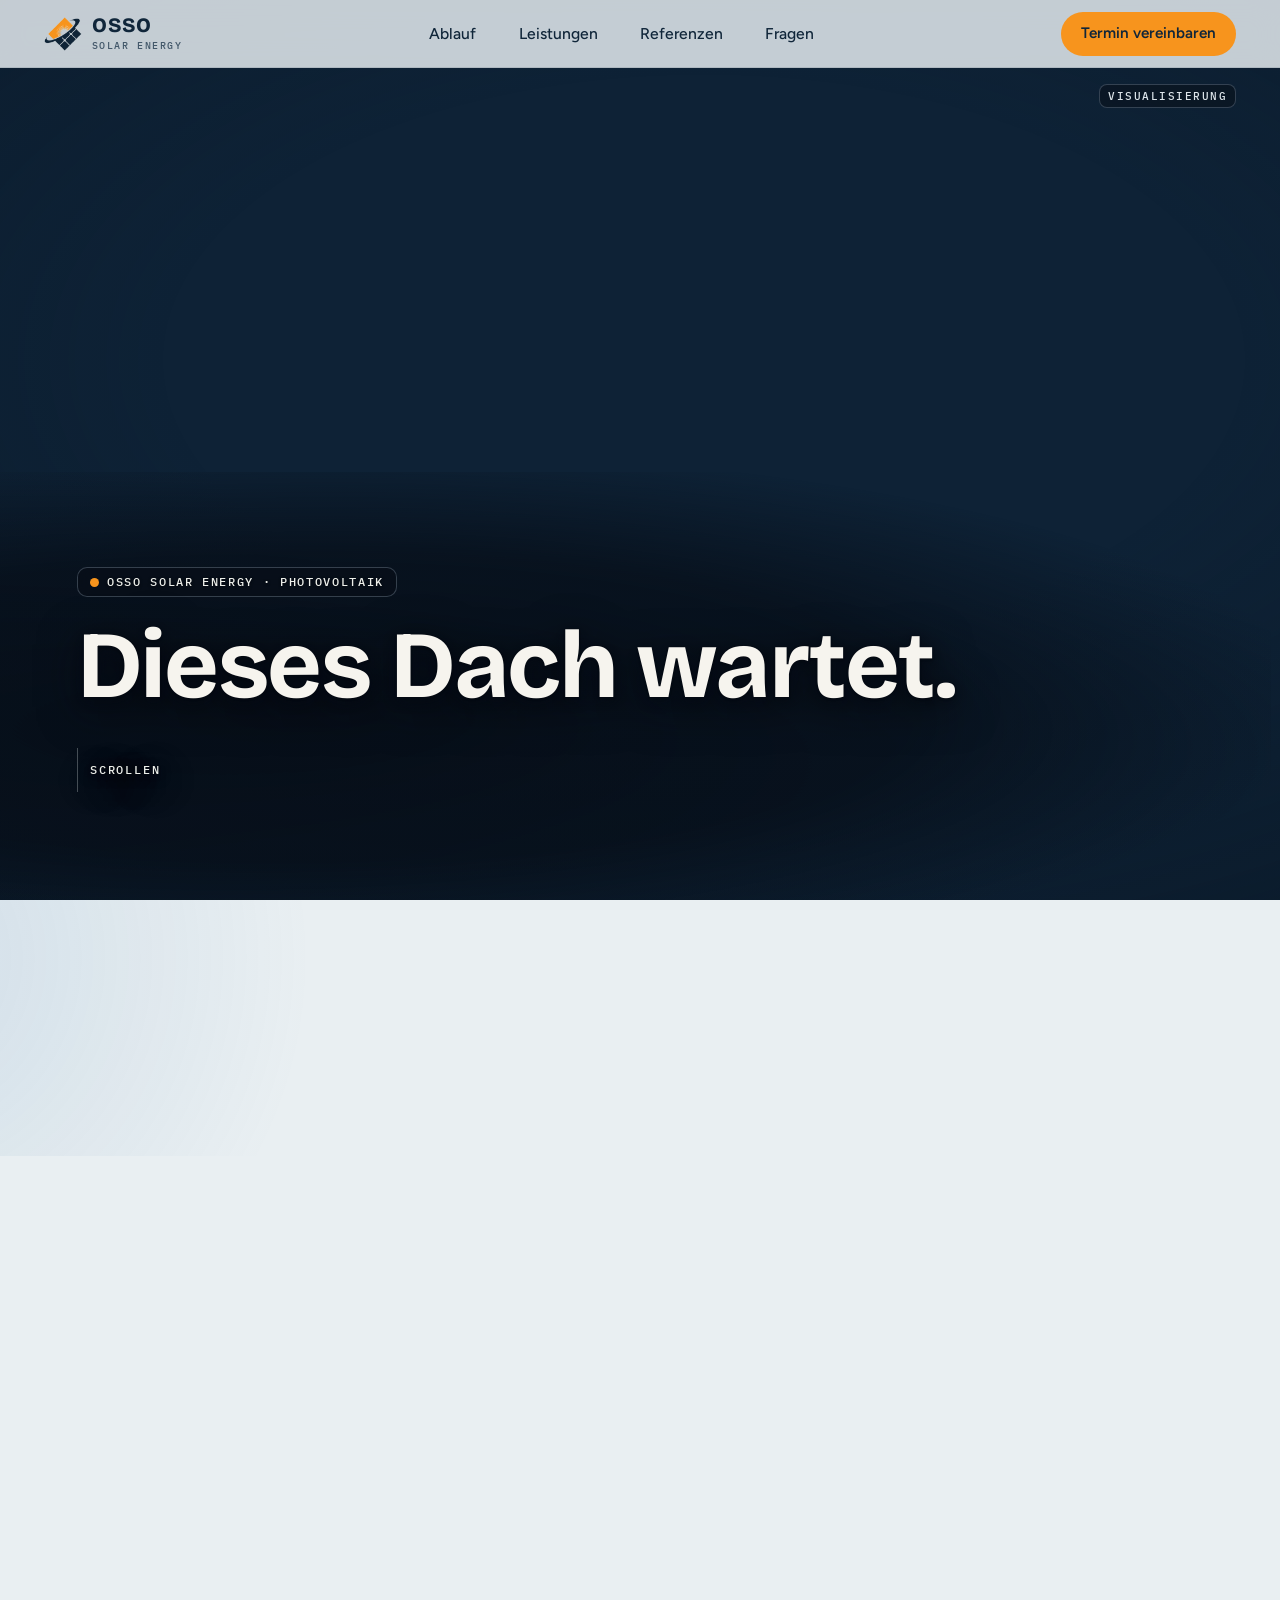
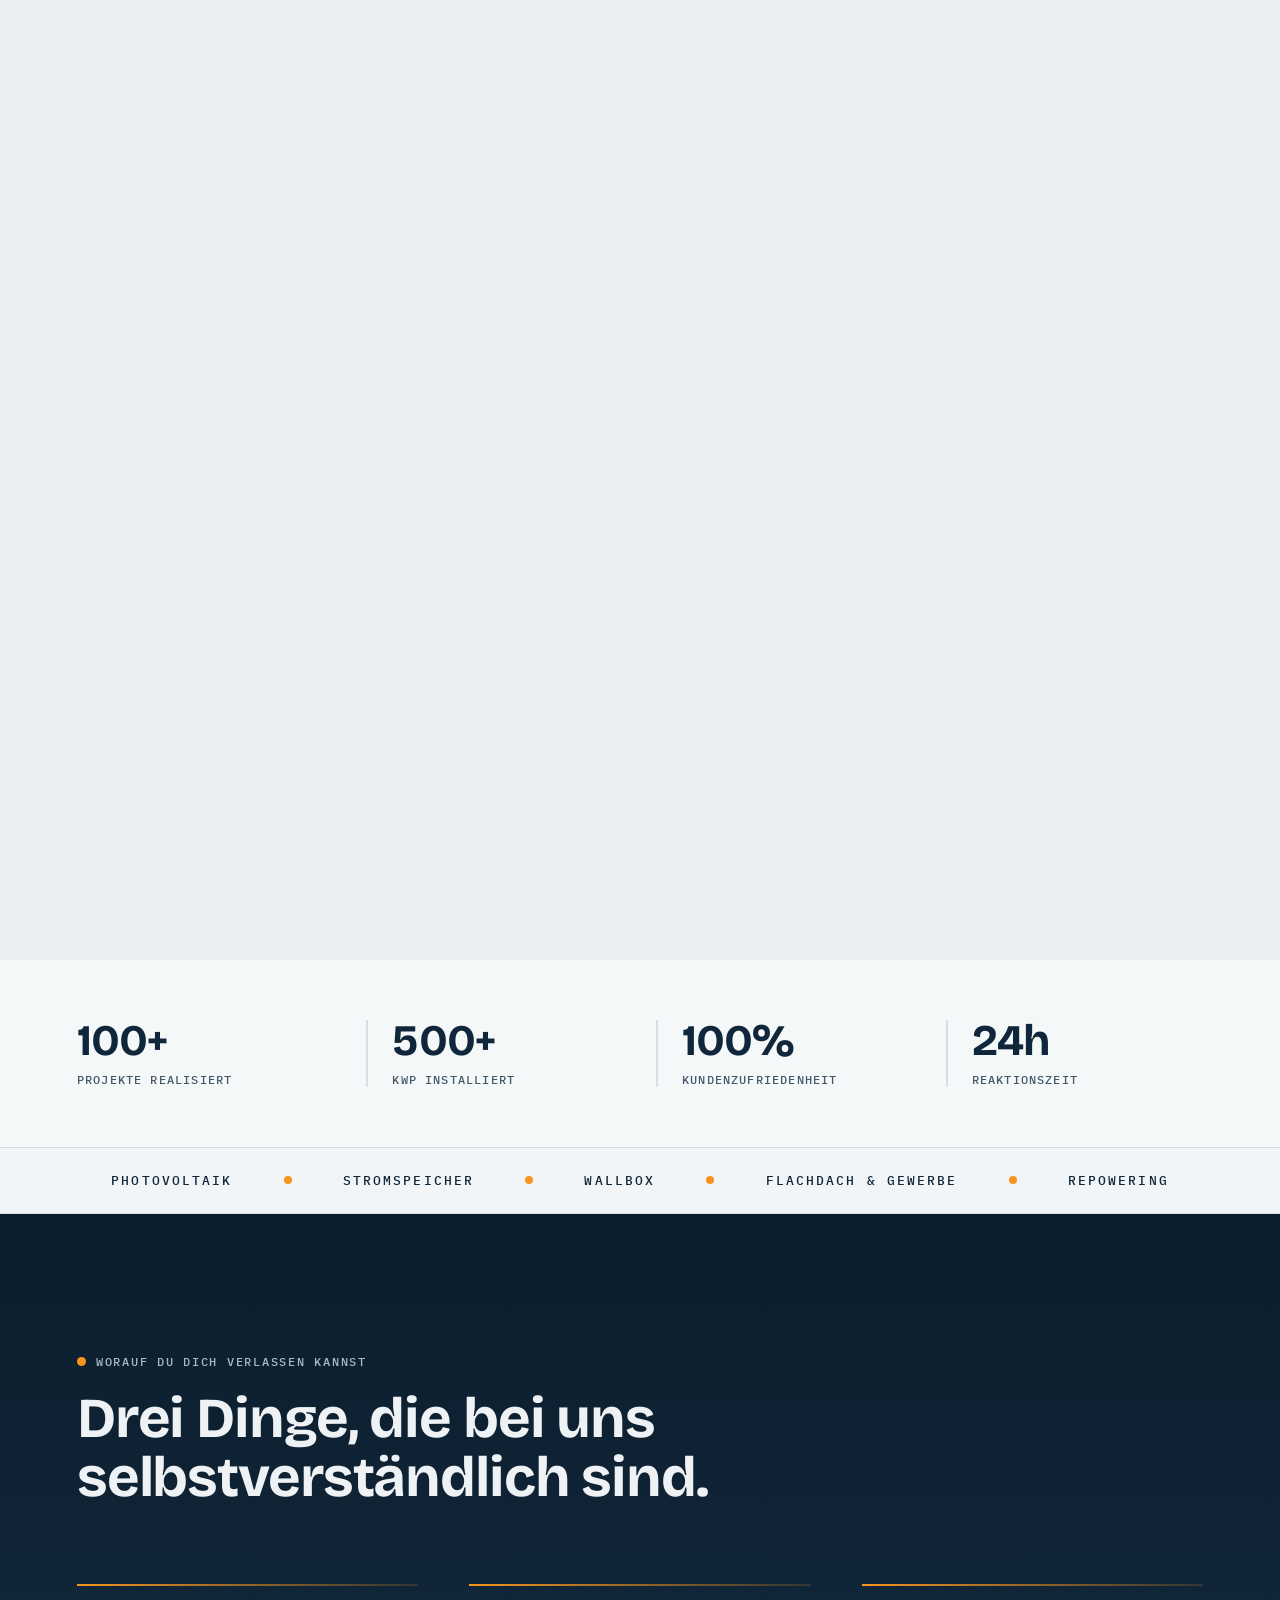
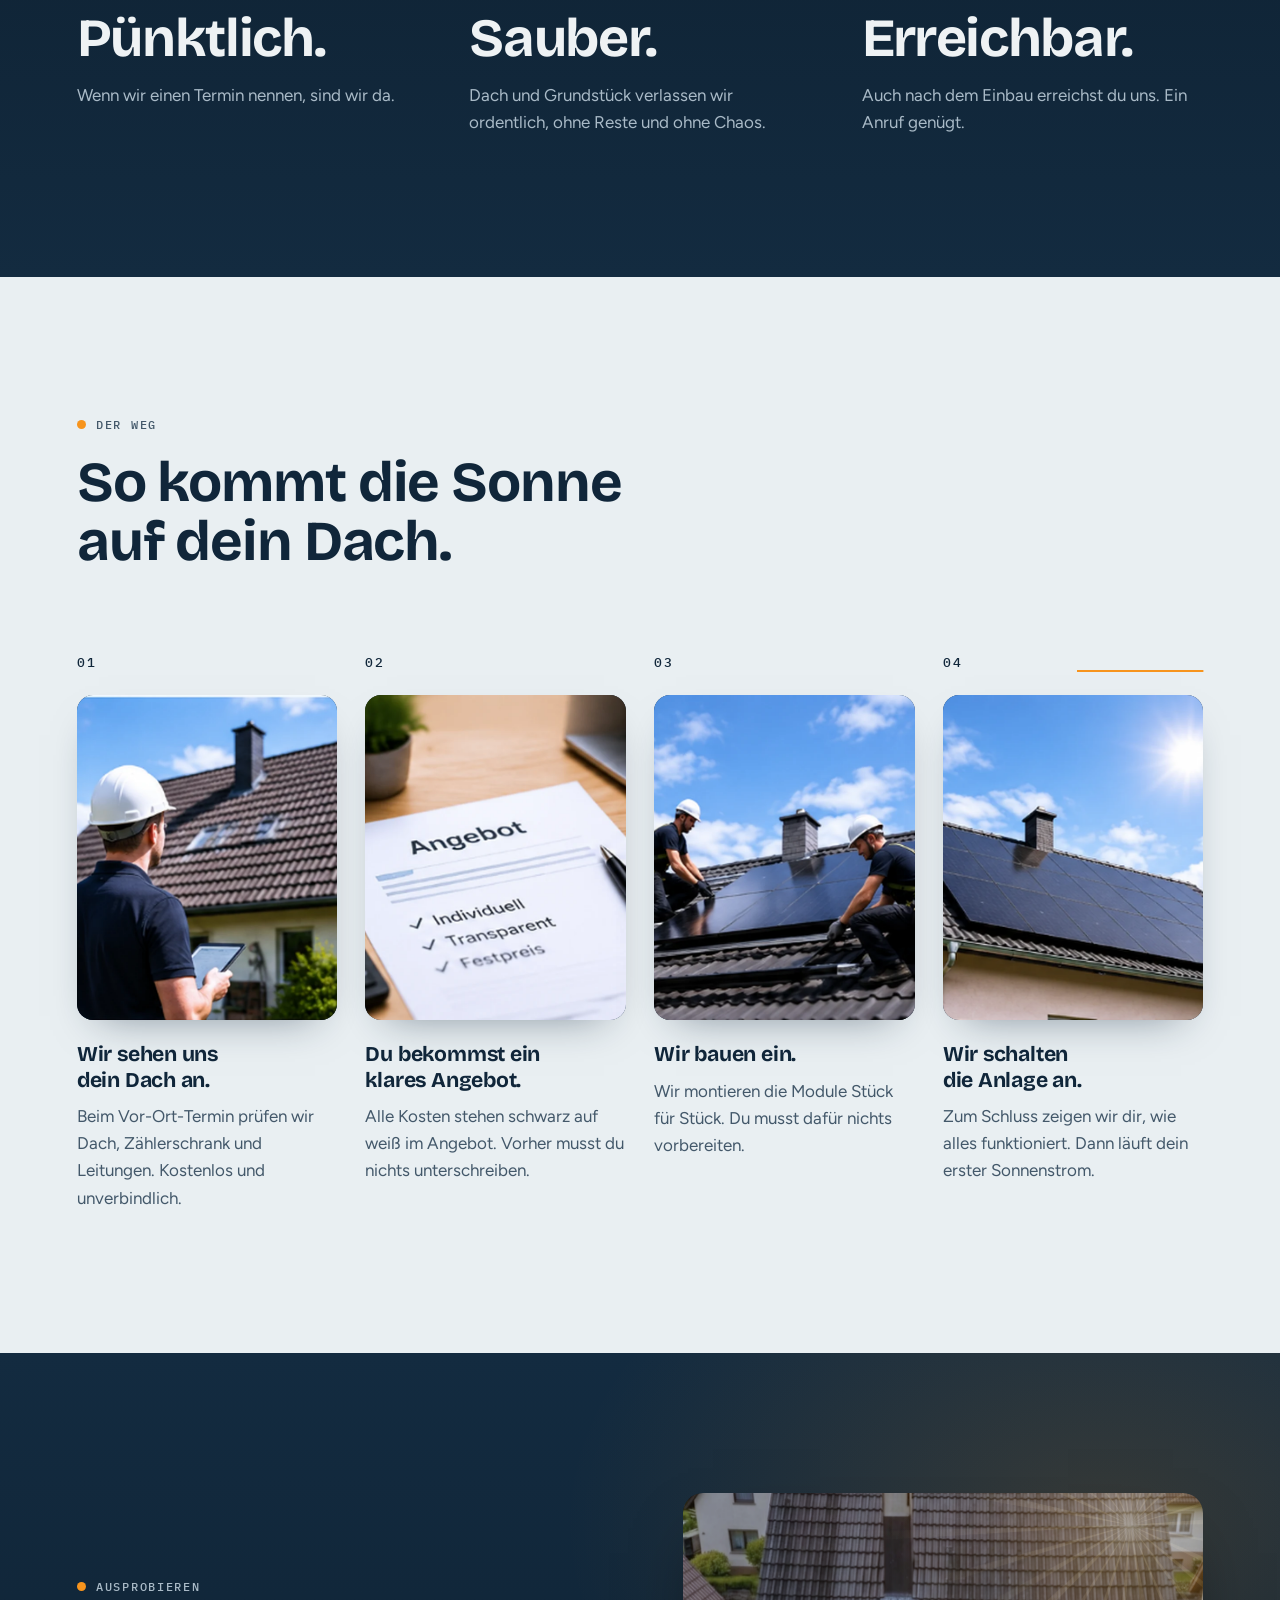
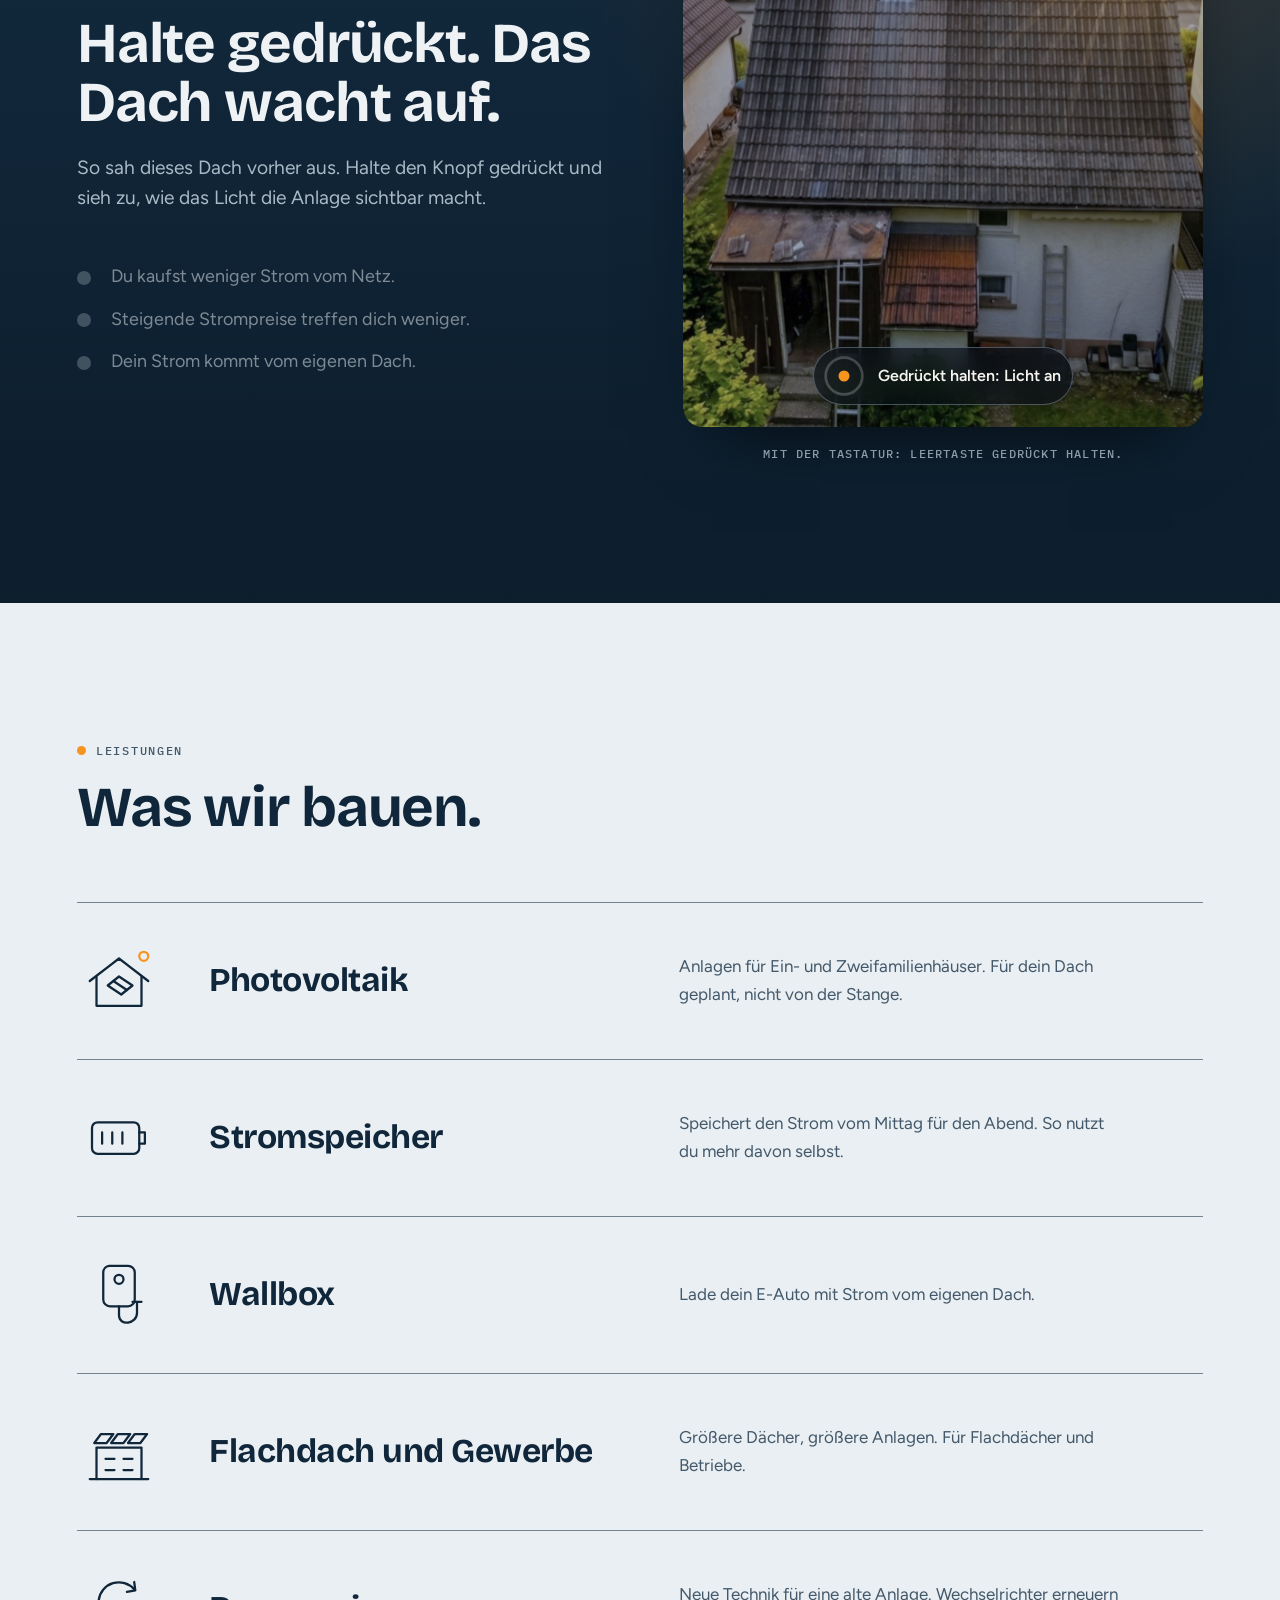
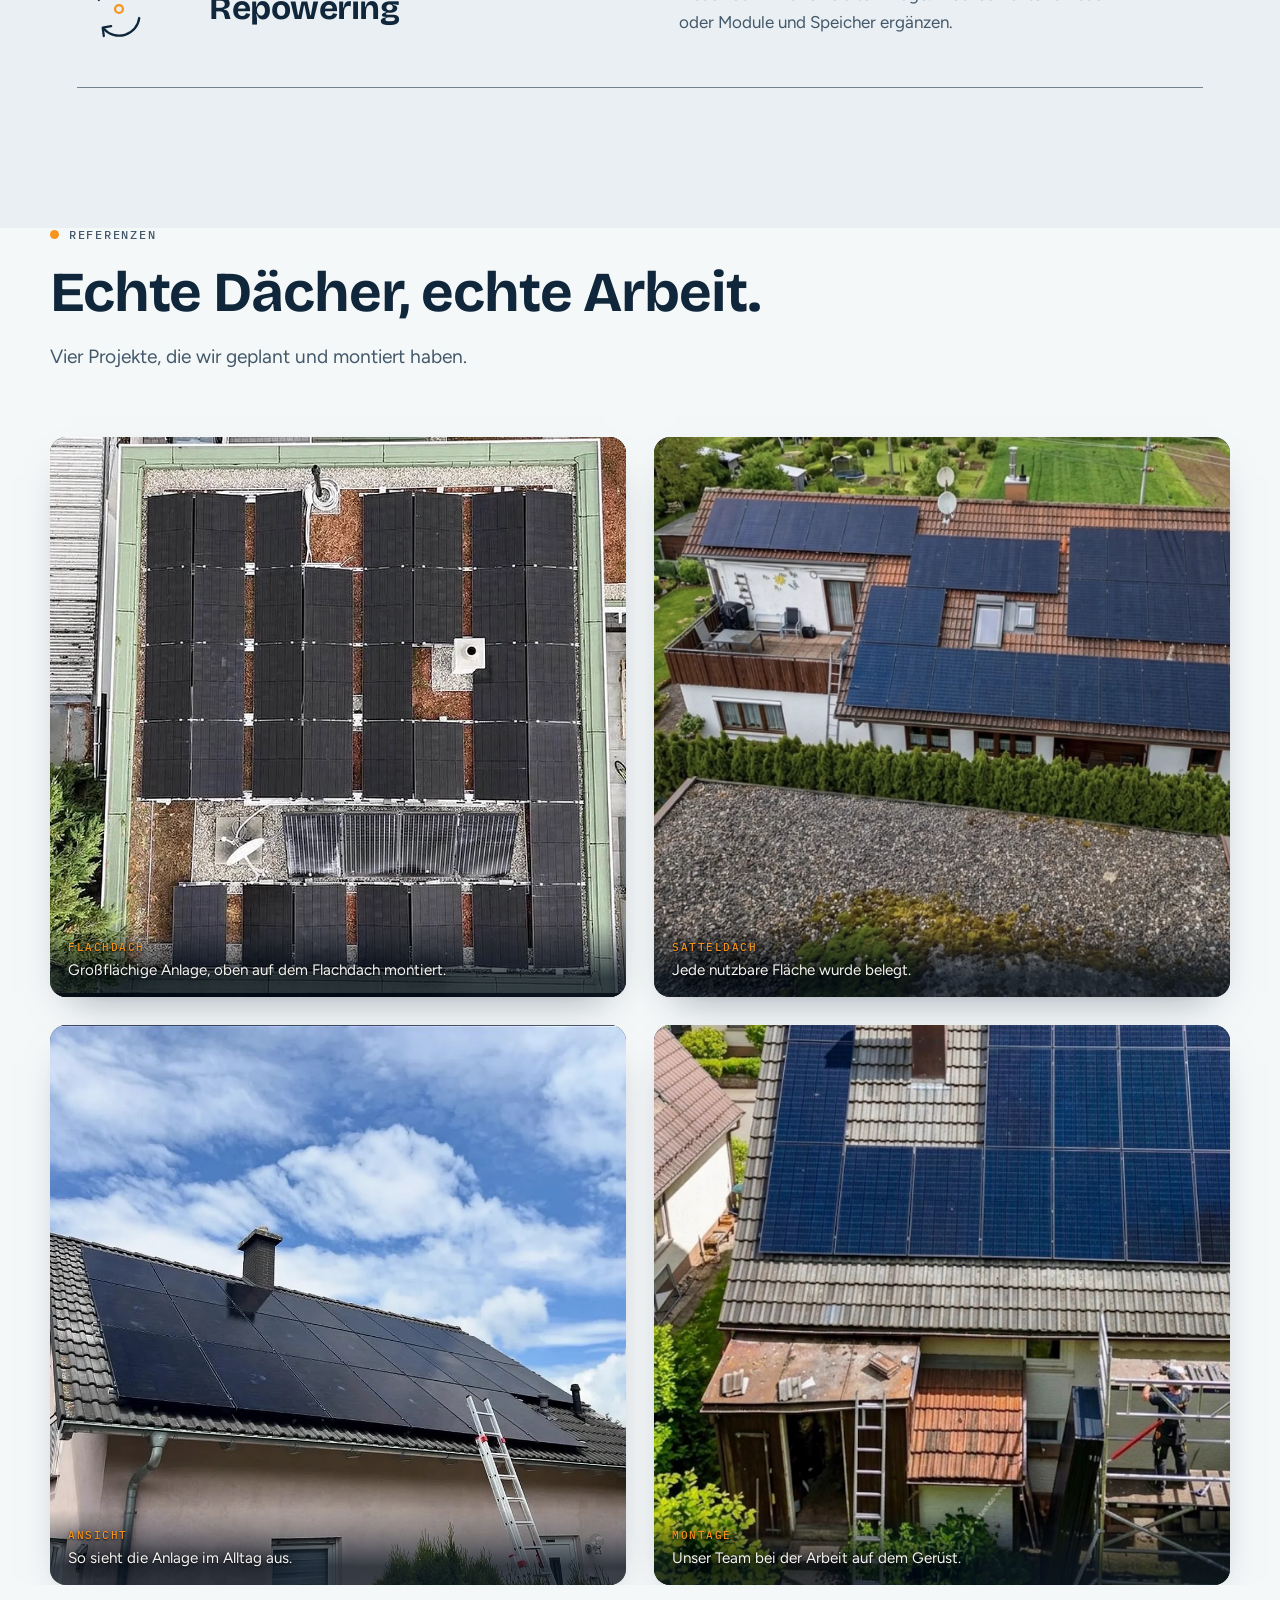
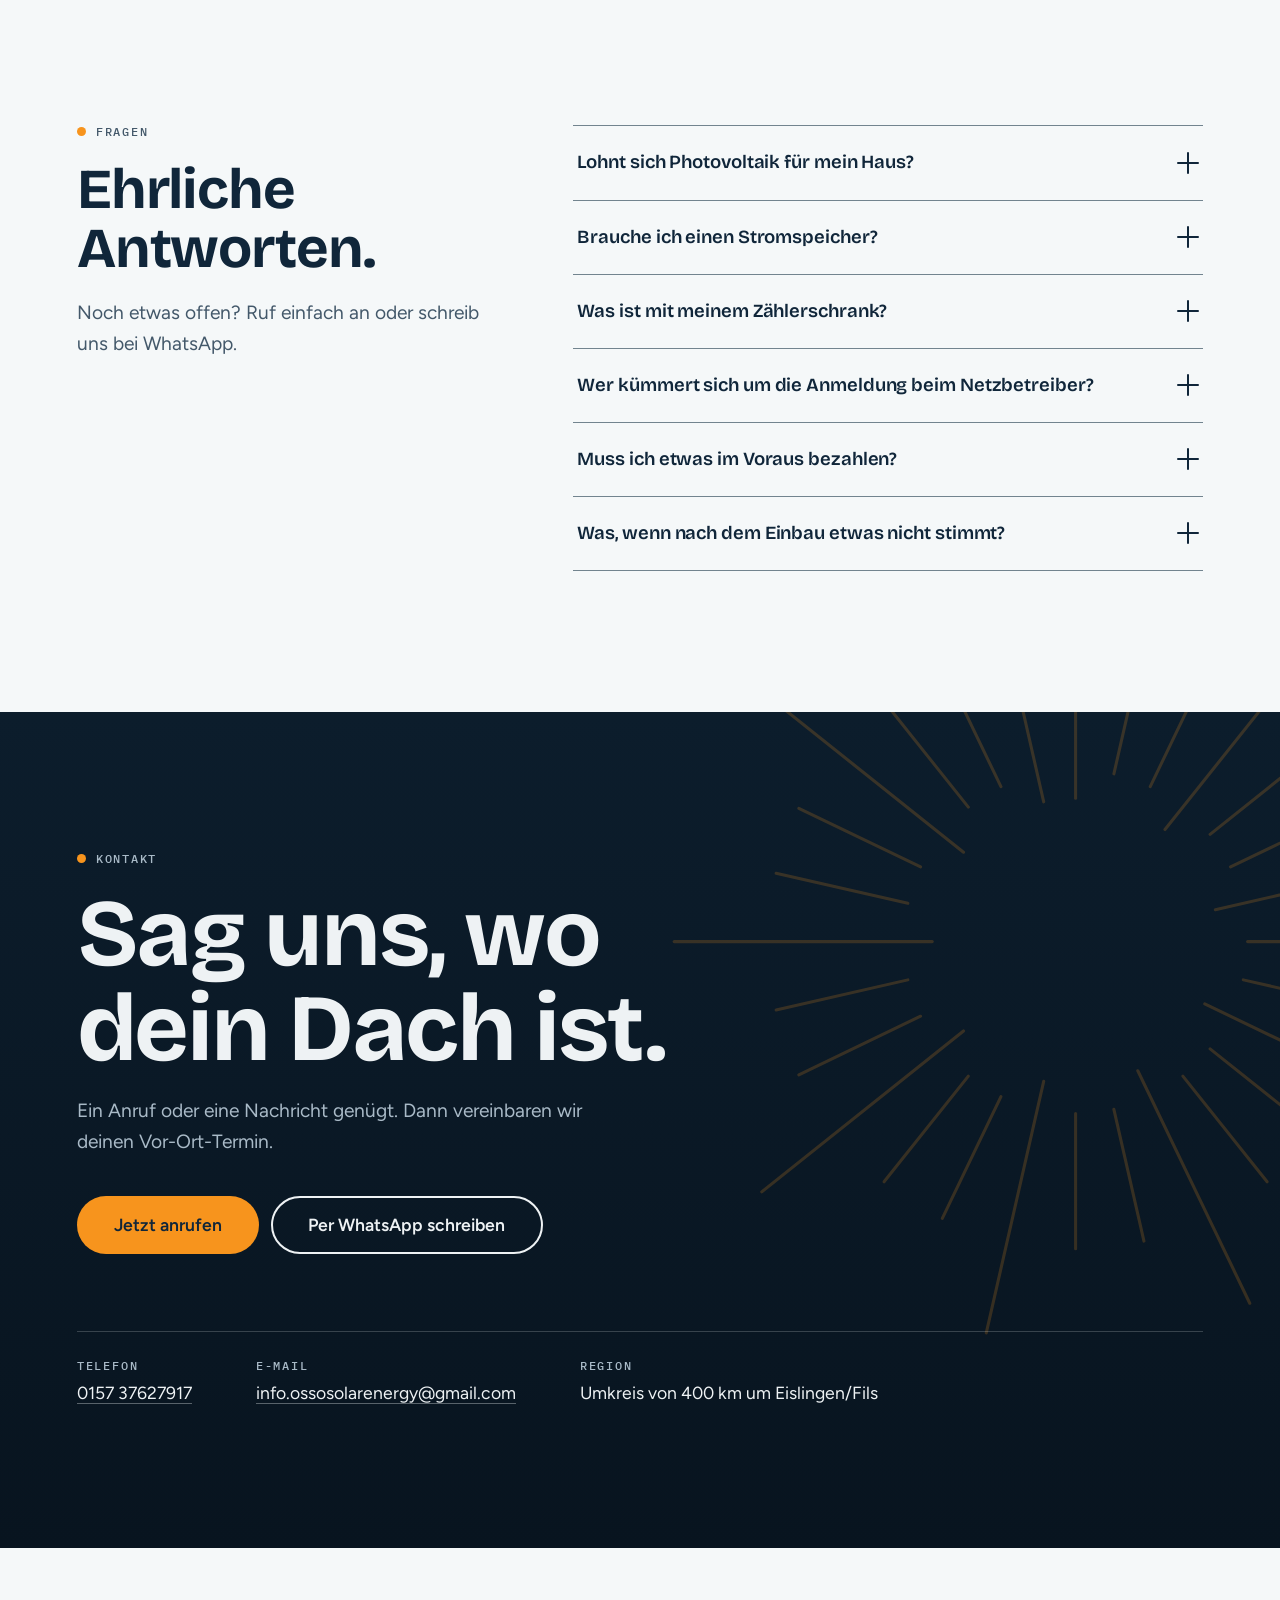
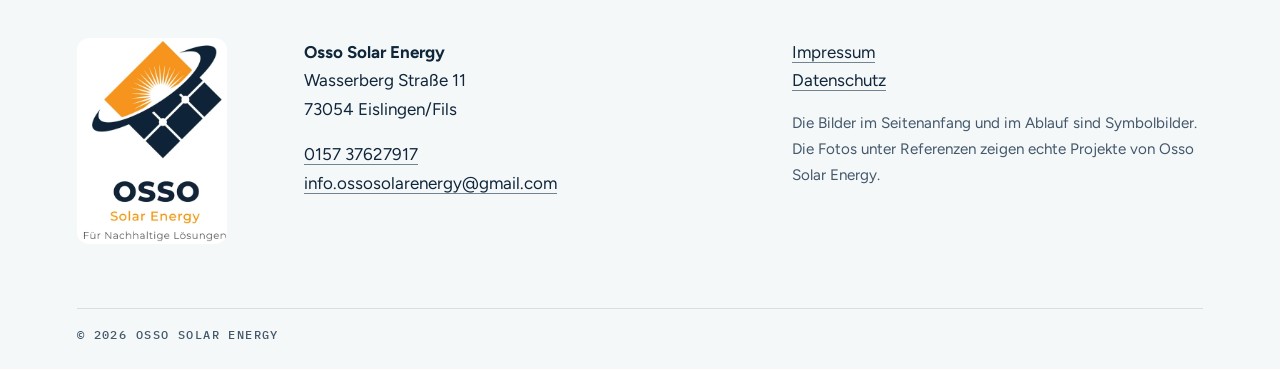
<file: index.html>
<!doctype html>
<html lang="de">
<head>
<meta charset="utf-8">
<meta name="viewport" content="width=device-width,initial-scale=1,viewport-fit=cover">
<title>Osso Solar Energy | Photovoltaik für dein Zuhause</title>
<meta name="description" content="Photovoltaik, Stromspeicher und Wallbox von Osso Solar Energy. Kostenloser Vor-Ort-Termin. Jetzt anrufen oder per WhatsApp schreiben.">
<meta name="theme-color" content="#E9EFF2">
<link rel="icon" type="image/png" sizes="32x32" href="assets/favicon-32x32.png">
<link rel="icon" type="image/png" sizes="192x192" href="assets/favicon-192x192.png">
<link rel="apple-touch-icon" href="assets/apple-touch-icon.png">

<!-- DEPLOY STEP: replace https://EXAMPLE.invalid with the live address. og:url and og:image need absolute URLs. -->
<meta property="og:type" content="website">
<meta property="og:locale" content="de_DE">
<meta property="og:site_name" content="Osso Solar Energy">
<meta property="og:title" content="Osso Solar Energy | Photovoltaik für dein Zuhause">
<meta property="og:description" content="Ab jetzt arbeitet dein Dach für dich. Kostenlosen Vor-Ort-Termin vereinbaren.">
<meta property="og:url" content="https://osso-solar-energy.de/">
<meta property="og:image" content="https://osso-solar-energy.de/assets/og-preview.jpg">
<meta name="twitter:card" content="summary_large_image">

<link rel="preload" href="assets/fonts/bricolage-grotesque-latin-wght-normal.woff2" as="font" type="font/woff2" crossorigin>
<link rel="preload" href="assets/fonts/figtree-latin-wght-normal.woff2" as="font" type="font/woff2" crossorigin>
<link rel="stylesheet" href="assets/site.css">

<script>
/* Decide the layout before first paint. The scroll journey is an upgrade: if the visitor
   prefers reduced motion, or the script never arrives, the page stays the calm static version. */
(function () {
  var r = document.documentElement;
  r.classList.add('js');
  if (!matchMedia('(prefers-reduced-motion: reduce)').matches) r.classList.add('scrub', 'hold-on');
  setTimeout(function () {
    if (!window.__ossoReady) r.classList.remove('scrub', 'hold-on');
  }, 5000);
})();
</script>
</head>
<body>
<a class="skip" href="#main">Zum Inhalt springen</a>
<div class="env" aria-hidden="true"></div>

<header class="nav">
  <a class="brand" href="#top" aria-label="Osso Solar Energy, zum Seitenanfang">
    <img src="assets/logo-mark-128.png" width="38" height="38" alt="">
    <span class="wordmark"><b>OSSO</b><span>Solar Energy</span></span>
  </a>
  <nav class="nav-links" aria-label="Hauptmenü">
    <a href="#ablauf">Ablauf</a>
    <a href="#leistungen">Leistungen</a>
    <a href="#referenzen">Referenzen</a>
    <a href="#fragen">Fragen</a>
  </nav>
  <a class="btn btn-primary btn-sm" href="#kontakt"><span class="long">Termin vereinbaren</span><span class="short">Termin</span></a>
</header>

<main id="main" tabindex="-1">
  <h1 class="sr">Osso Solar Energy: Photovoltaik für dein Zuhause</h1>

  <!-- HERO: one continuous scroll journey in three steps: clean roof, rails (Unterkonstruktion), modules. -->
  <section class="hero" id="hero" aria-label="Ein Dach bekommt Solarmodule">
    <span id="top"></span>
    <div class="stage">
      <div class="poster">
        <img src="assets/hero-c.webp" width="2048" height="672" alt="Visualisierung: Wohnhaus von oben mit Solarmodulen auf dem Ziegeldach" fetchpriority="high">
      </div>
      <p class="viz" aria-hidden="true">Visualisierung</p>
      <canvas id="fx" aria-hidden="true"></canvas>
      <div class="scrim" aria-hidden="true"></div>

      <div class="band b1" data-a="0" data-b="0.22" data-first>
        <div class="inner">
          <p class="chip"><span class="dot"></span>Osso Solar Energy · Photovoltaik</p>
          <p class="display" data-split="blur">Dieses Dach wartet.</p>
          <p class="cue" aria-hidden="true"><span class="cue-line"></span>Scrollen</p>
        </div>
      </div>

      <div class="band b2" data-a="0.25" data-b="0.47">
        <div class="inner">
          <p class="chip"><span class="dot"></span>Schritt 1 · Unterkonstruktion</p>
          <p class="display" data-split="words">Erst die Schienen.</p>
        </div>
      </div>

      <div class="band b3" data-a="0.51" data-b="0.73">
        <div class="inner">
          <p class="chip"><span class="dot"></span>Schritt 2 · Module</p>
          <p class="display" data-split="chars">Licht an.</p>
        </div>
      </div>

      <div class="band b4" data-a="0.77" data-b="1" data-last>
        <div class="inner">
          <h2 class="display" data-split="words">Ab jetzt arbeitet dein Dach für dich.</h2>
          <p class="sub">Photovoltaik für dein Zuhause. Wir kümmern uns um alles, von der Planung bis zum ersten Sonnenstrom.</p>
          <div class="cta-row">
            <a class="btn btn-primary pulse" href="#kontakt">Kostenlosen Vor-Ort-Termin vereinbaren</a>
            <a class="btn btn-ghost" href="https://wa.me/4915737627917?text=Hallo%20Osso%20Solar%20Energy%2C%20ich%20m%C3%B6chte%20einen%20Vor-Ort-Termin%20vereinbaren." rel="noopener">Per WhatsApp schreiben</a>
          </div>
        </div>
      </div>
    </div>
  </section>

  <!-- Zahlen -->
  <section class="stats" aria-label="Osso Solar Energy in Zahlen">
    <div class="wrap">
      <ul class="stats-grid" data-stagger>
        <li data-reveal><p class="stat-num">100+</p><p class="stat-label">Projekte realisiert</p></li>
        <li data-reveal><p class="stat-num">500+</p><p class="stat-label">kWp installiert</p></li>
        <li data-reveal><p class="stat-num">100%</p><p class="stat-label">Kundenzufriedenheit</p></li>
        <li data-reveal><p class="stat-num">24h</p><p class="stat-label">Reaktionszeit</p></li>
      </ul>
    </div>
  </section>

  <!-- Leistungsband -->
  <section class="strip" aria-label="Unsere Leistungen">
    <ul class="strip-list">
      <li>Photovoltaik</li>
      <li>Stromspeicher</li>
      <li>Wallbox</li>
      <li>Flachdach &amp; Gewerbe</li>
      <li>Repowering</li>
    </ul>
  </section>

  <!-- Drei Dinge -->
  <section class="promises" id="versprechen">
    <div class="wrap">
      <p class="eyebrow"><span class="dot"></span>Worauf du dich verlassen kannst</p>
      <h2 class="h2" data-reveal>Drei Dinge, die bei uns selbstverständlich sind.</h2>
      <div class="promise-grid" data-stagger>
        <article class="promise" data-reveal>
          <span class="rule" aria-hidden="true"></span>
          <h3 class="display">Pünktlich.</h3>
          <p>Wenn wir einen Termin nennen, sind wir da.</p>
        </article>
        <article class="promise" data-reveal>
          <span class="rule" aria-hidden="true"></span>
          <h3 class="display">Sauber.</h3>
          <p>Dach und Grundstück verlassen wir ordentlich, ohne Reste und ohne Chaos.</p>
        </article>
        <article class="promise" data-reveal>
          <span class="rule" aria-hidden="true"></span>
          <h3 class="display">Erreichbar.</h3>
          <p>Auch nach dem Einbau erreichst du uns. Ein Anruf genügt.</p>
        </article>
      </div>
    </div>
  </section>

  <!-- Ablauf -->
  <section class="steps" id="ablauf">
    <div class="wrap">
      <p class="eyebrow"><span class="dot"></span>Der Weg</p>
      <h2 class="h2" data-reveal>So kommt die Sonne auf dein Dach.</h2>
      <div class="steps-grid" data-stagger>
        <svg class="cable cable-h" viewBox="0 0 1000 8" preserveAspectRatio="none" aria-hidden="true"><path class="cable-path" pathLength="1" d="M0 4H1000"/></svg>
        <svg class="cable cable-v" viewBox="0 0 8 1000" preserveAspectRatio="none" aria-hidden="true"><path class="cable-path" pathLength="1" d="M4 0V1000"/></svg>

        <article class="step" data-reveal>
          <p class="num">01</p>
          <figure class="ph"><img src="assets/step-1.webp" width="760" height="740" loading="lazy" alt="Symbolbild: Techniker begutachtet ein Dach vor der Beratung"></figure>
          <h3>Wir sehen uns dein Dach an.</h3>
          <p>Beim Vor-Ort-Termin prüfen wir Dach, Zählerschrank und Leitungen. Kostenlos und unverbindlich.</p>
        </article>
        <article class="step" data-reveal>
          <p class="num">02</p>
          <figure class="ph"><img src="assets/step-2.webp" width="760" height="722" loading="lazy" alt="Symbolbild: Angebot mit den Punkten individuell, transparent, Festpreis"></figure>
          <h3>Du bekommst ein klares Angebot.</h3>
          <p>Alle Kosten stehen schwarz auf weiß im Angebot. Vorher musst du nichts unterschreiben.</p>
        </article>
        <article class="step" data-reveal>
          <p class="num">03</p>
          <figure class="ph"><img src="assets/step-3.webp" width="760" height="750" loading="lazy" alt="Symbolbild: Zwei Monteure montieren Solarmodule auf einem Dach"></figure>
          <h3>Wir bauen ein.</h3>
          <p>Wir montieren die Module Stück für Stück. Du musst dafür nichts vorbereiten.</p>
        </article>
        <article class="step" data-reveal>
          <p class="num">04</p>
          <figure class="ph"><img src="assets/step-4.webp" width="760" height="734" loading="lazy" alt="Symbolbild: Fertige Solaranlage auf einem Dach unter blauem Himmel"></figure>
          <h3>Wir schalten die Anlage an.</h3>
          <p>Zum Schluss zeigen wir dir, wie alles funktioniert. Dann läuft dein erster Sonnenstrom.</p>
        </article>
      </div>
    </div>
  </section>

  <!-- Der eine interaktive Moment -->
  <section class="light" id="licht">
    <div class="wrap light-grid">
      <div class="light-copy">
        <p class="eyebrow"><span class="dot"></span>Ausprobieren</p>
        <h2 class="h2" data-reveal>Halte gedrückt. Das Dach wacht auf.</h2>
        <p class="lead" data-reveal>So sah dieses Dach vorher aus. Halte den Knopf gedrückt und sieh zu, wie das Licht die Anlage sichtbar macht.</p>
        <ul class="benefits">
          <li class="benefit">Du kaufst weniger Strom vom Netz.</li>
          <li class="benefit">Steigende Strompreise treffen dich weniger.</li>
          <li class="benefit">Dein Strom kommt vom eigenen Dach.</li>
        </ul>
      </div>
      <div class="light-fig">
        <div class="frame-wrap">
          <figure class="frame">
            <img class="fallback" src="assets/light-after.webp" width="1180" height="1210" loading="lazy" alt="Dach mit neu montierten Solarmodulen, daneben ein Gerüst">
            <canvas id="fx2" aria-hidden="true"></canvas>
          </figure>
          <button class="hold" type="button" id="hold" aria-describedby="hold-hint">
            <svg class="ring" viewBox="0 0 48 48" aria-hidden="true">
              <circle class="ring-bg" cx="24" cy="24" r="20"/>
              <circle class="ring-fg" cx="24" cy="24" r="20"/>
              <circle class="ring-sun" cx="24" cy="24" r="6"/>
            </svg>
            <span class="lbl" id="hold-label">Gedrückt halten: Licht an</span>
          </button>
        </div>
        <p class="hint" id="hold-hint">Mit der Tastatur: Leertaste gedrückt halten.</p>
      </div>
    </div>
  </section>

  <!-- Leistungen -->
  <section class="services" id="leistungen">
    <div class="wrap">
      <p class="eyebrow"><span class="dot"></span>Leistungen</p>
      <h2 class="h2" data-reveal>Was wir bauen.</h2>
      <ul class="svc-list" data-stagger>
        <li class="svc" data-reveal>
          <svg class="ico draw" viewBox="0 0 64 64" aria-hidden="true">
            <path pathLength="1" d="M6 32 L32 12 L58 32"/>
            <path pathLength="1" d="M12 28 V54 H52 V28"/>
            <path pathLength="1" d="M22 36 L32 28 L44 36 L34 44 Z"/>
            <path pathLength="1" d="M27 32 L39 40"/>
            <circle class="sun" pathLength="1" cx="54" cy="10" r="4"/>
          </svg>
          <h3>Photovoltaik</h3>
          <p>Anlagen für Ein- und Zweifamilienhäuser. Für dein Dach geplant, nicht von der Stange.</p>
        </li>
        <li class="svc" data-reveal>
          <svg class="ico draw" viewBox="0 0 64 64" aria-hidden="true">
            <rect pathLength="1" x="8" y="18" width="42" height="28" rx="5"/>
            <path pathLength="1" d="M50 27 H55 V37 H50"/>
            <path pathLength="1" d="M17 27 V37 M26 27 V37 M35 27 V37"/>
          </svg>
          <h3>Stromspeicher</h3>
          <p>Speichert den Strom vom Mittag für den Abend. So nutzt du mehr davon selbst.</p>
        </li>
        <li class="svc" data-reveal>
          <svg class="ico draw" viewBox="0 0 64 64" aria-hidden="true">
            <rect pathLength="1" x="18" y="6" width="28" height="36" rx="6"/>
            <circle pathLength="1" cx="32" cy="18" r="4"/>
            <path pathLength="1" d="M32 42 V50 C32 60 48 58 48 48 V38"/>
            <path pathLength="1" d="M44 38 H52"/>
          </svg>
          <h3>Wallbox</h3>
          <p>Lade dein E-Auto mit Strom vom eigenen Dach.</p>
        </li>
        <li class="svc" data-reveal>
          <svg class="ico draw" viewBox="0 0 64 64" aria-hidden="true">
            <path pathLength="1" d="M6 56 H58"/>
            <path pathLength="1" d="M12 56 V28 H52 V56"/>
            <path pathLength="1" d="M10 24 L16 16 H27 L21 24 Z"/>
            <path pathLength="1" d="M25 24 L31 16 H42 L36 24 Z"/>
            <path pathLength="1" d="M40 24 L46 16 H57 L51 24 Z"/>
            <path pathLength="1" d="M20 38 H28 M36 38 H44 M20 48 H28 M36 48 H44"/>
          </svg>
          <h3>Flachdach und Gewerbe</h3>
          <p>Größere Dächer, größere Anlagen. Für Flachdächer und Betriebe.</p>
        </li>
        <li class="svc" data-reveal>
          <svg class="ico draw" viewBox="0 0 64 64" aria-hidden="true">
            <path pathLength="1" d="M14 24a18 18 0 0 1 31.5 -9.5"/>
            <path pathLength="1" d="M45.5 8 L46.5 15.5 L39 16.8"/>
            <path pathLength="1" d="M50 40a18 18 0 0 1 -31.5 9.5"/>
            <path pathLength="1" d="M18.5 56 L17.5 48.5 L25 47.2"/>
            <circle class="sun" pathLength="1" cx="32" cy="32" r="3.5"/>
          </svg>
          <h3>Repowering</h3>
          <p>Neue Technik für eine alte Anlage. Wechselrichter erneuern oder Module und Speicher ergänzen.</p>
        </li>
      </ul>
    </div>
  </section>

  <!-- Referenzen -->
  <section class="work" id="referenzen">
    <div class="wrap">
      <p class="eyebrow"><span class="dot"></span>Referenzen</p>
      <h2 class="h2" data-reveal>Echte Dächer, echte Arbeit.</h2>
      <p class="lead" data-reveal>Vier Projekte, die wir geplant und montiert haben.</p>
      <div class="work-grid" data-stagger>
        <figure class="work-card" data-reveal>
          <img src="assets/ref-1.webp" width="1400" height="778" loading="lazy" alt="Flachdach mit großflächiger Solaranlage, Luftaufnahme">
          <figcaption><span class="tag">Flachdach</span>Großflächige Anlage, oben auf dem Flachdach montiert.</figcaption>
        </figure>
        <figure class="work-card" data-reveal>
          <img src="assets/ref-2.webp" width="1400" height="1766" loading="lazy" alt="Satteldach vollständig mit Solarmodulen belegt, Luftaufnahme">
          <figcaption><span class="tag">Satteldach</span>Jede nutzbare Fläche wurde belegt.</figcaption>
        </figure>
        <figure class="work-card" data-reveal>
          <img src="assets/ref-3.webp" width="1400" height="1020" loading="lazy" alt="Solaranlage auf einem Dach vor blauem Himmel, Ansicht von der Straße">
          <figcaption><span class="tag">Ansicht</span>So sieht die Anlage im Alltag aus.</figcaption>
        </figure>
        <figure class="work-card" data-reveal>
          <img src="assets/ref-4.webp" width="1400" height="2102" loading="lazy" alt="Monteur auf einem Gerüst bei der Montage einer Solaranlage">
          <figcaption><span class="tag">Montage</span>Unser Team bei der Arbeit auf dem Gerüst.</figcaption>
        </figure>
      </div>
    </div>
  </section>

  <!-- Fragen -->
  <section class="faq" id="fragen">
    <div class="wrap faq-grid">
      <div class="faq-head">
        <p class="eyebrow"><span class="dot"></span>Fragen</p>
        <h2 class="h2" data-reveal>Ehrliche Antworten.</h2>
        <p class="lead" data-reveal>Noch etwas offen? Ruf einfach an oder schreib uns bei WhatsApp.</p>
      </div>
      <div class="faq-list" data-stagger>
        <details class="qa" data-reveal>
          <summary><span>Lohnt sich Photovoltaik für mein Haus?</span><span class="plus" aria-hidden="true"></span></summary>
          <div class="ans"><p>Meist ja, aber nicht immer. Oft liest man von 8 bis 12 Jahren, bis sich eine Anlage bezahlt macht. Bei dir hängt es von Dach, Stromverbrauch und Speicher ab. Wir rechnen es beim Termin mit deinen echten Zahlen durch und sagen dir auch, wenn es sich nicht lohnt.</p></div>
        </details>
        <details class="qa" data-reveal>
          <summary><span>Brauche ich einen Stromspeicher?</span><span class="plus" aria-hidden="true"></span></summary>
          <div class="ans"><p>Nicht zwingend. Ohne Speicher nutzt du oft nur etwa ein Drittel des Solarstroms selbst. Mit Speicher können es bis zu 80 Prozent sein. Ob er sich für dich lohnt, klären wir beim Termin.</p></div>
        </details>
        <details class="qa" data-reveal>
          <summary><span>Was ist mit meinem Zählerschrank?</span><span class="plus" aria-hidden="true"></span></summary>
          <div class="ans"><p>Den sehen wir uns vor dem Angebot an. Ältere Zählerschränke müssen manchmal angepasst werden, damit alles den heutigen Vorgaben entspricht. Dann steht das im Angebot, und du wirst später nicht überrascht.</p></div>
        </details>
        <details class="qa" data-reveal>
          <summary><span>Wer kümmert sich um die Anmeldung beim Netzbetreiber?</span><span class="plus" aria-hidden="true"></span></summary>
          <div class="ans"><p>Das übernehmen wir. Du gibst uns die nötigen Angaben, den Rest erledigen wir.</p></div>
        </details>
        <details class="qa" data-reveal>
          <summary><span>Muss ich etwas im Voraus bezahlen?</span><span class="plus" aria-hidden="true"></span></summary>
          <div class="ans"><p>Wie und wann du zahlst, steht im Angebot. Du siehst es, bevor du unterschreibst.</p></div>
        </details>
        <details class="qa" data-reveal>
          <summary><span>Was, wenn nach dem Einbau etwas nicht stimmt?</span><span class="plus" aria-hidden="true"></span></summary>
          <div class="ans"><p>Ruf uns an oder schreib uns per WhatsApp. Wir sehen es uns an.</p></div>
        </details>
      </div>
    </div>
  </section>

  <!-- Kontakt: der eine Aufruf -->
  <section class="cta" id="kontakt">
    <div class="rays" aria-hidden="true"><svg viewBox="-200 -200 400 400"><g id="rays"></g></svg></div>
    <div class="wrap">
      <p class="eyebrow"><span class="dot"></span>Kontakt</p>
      <h2 class="display xl" data-reveal>Sag uns, wo dein Dach ist.</h2>
      <p class="lead" data-reveal>Ein Anruf oder eine Nachricht genügt. Dann vereinbaren wir deinen Vor-Ort-Termin.</p>
      <div class="cta-row" data-reveal>
        <a class="btn btn-primary btn-lg pulse" href="tel:+4915737627917">Jetzt anrufen</a>
        <a class="btn btn-ghost btn-lg" href="https://wa.me/4915737627917?text=Hallo%20Osso%20Solar%20Energy%2C%20ich%20m%C3%B6chte%20einen%20Vor-Ort-Termin%20vereinbaren." rel="noopener">Per WhatsApp schreiben</a>
      </div>
      <dl class="contact" data-reveal>
        <div><dt>Telefon</dt><dd><a href="tel:+4915737627917">0157 37627917</a></dd></div>
        <div><dt>E-Mail</dt><dd><a href="mailto:info.ossosolarenergy@gmail.com">info.ossosolarenergy@gmail.com</a></dd></div>
        <div><dt>Region</dt><dd>Umkreis von 400 km um Eislingen/Fils</dd></div>
      </dl>
    </div>
  </section>
</main>

<footer class="foot">
  <div class="wrap foot-grid">
    <img class="foot-logo" src="assets/logo-full-420.webp" width="210" height="290" loading="lazy" alt="Osso Solar Energy, Für Nachhaltige Lösungen">
    <div class="foot-col">
      <p><b>Osso Solar Energy</b><br>Wasserberg Straße 11<br>73054 Eislingen/Fils</p>
      <p><a href="tel:+4915737627917">0157 37627917</a><br><a href="mailto:info.ossosolarenergy@gmail.com">info.ossosolarenergy@gmail.com</a></p>
    </div>
    <div class="foot-col">
      <p><a href="impressum.html">Impressum</a><br><a href="datenschutz.html">Datenschutz</a></p>
      <p class="fine">Die Bilder im Seitenanfang und im Ablauf sind Symbolbilder. Die Fotos unter Referenzen zeigen echte Projekte von Osso Solar Energy.</p>
    </div>
  </div>
  <p class="copy">© 2026 Osso Solar Energy</p>
</footer>

<script src="assets/site.js" defer></script>
</body>
</html>
</file>
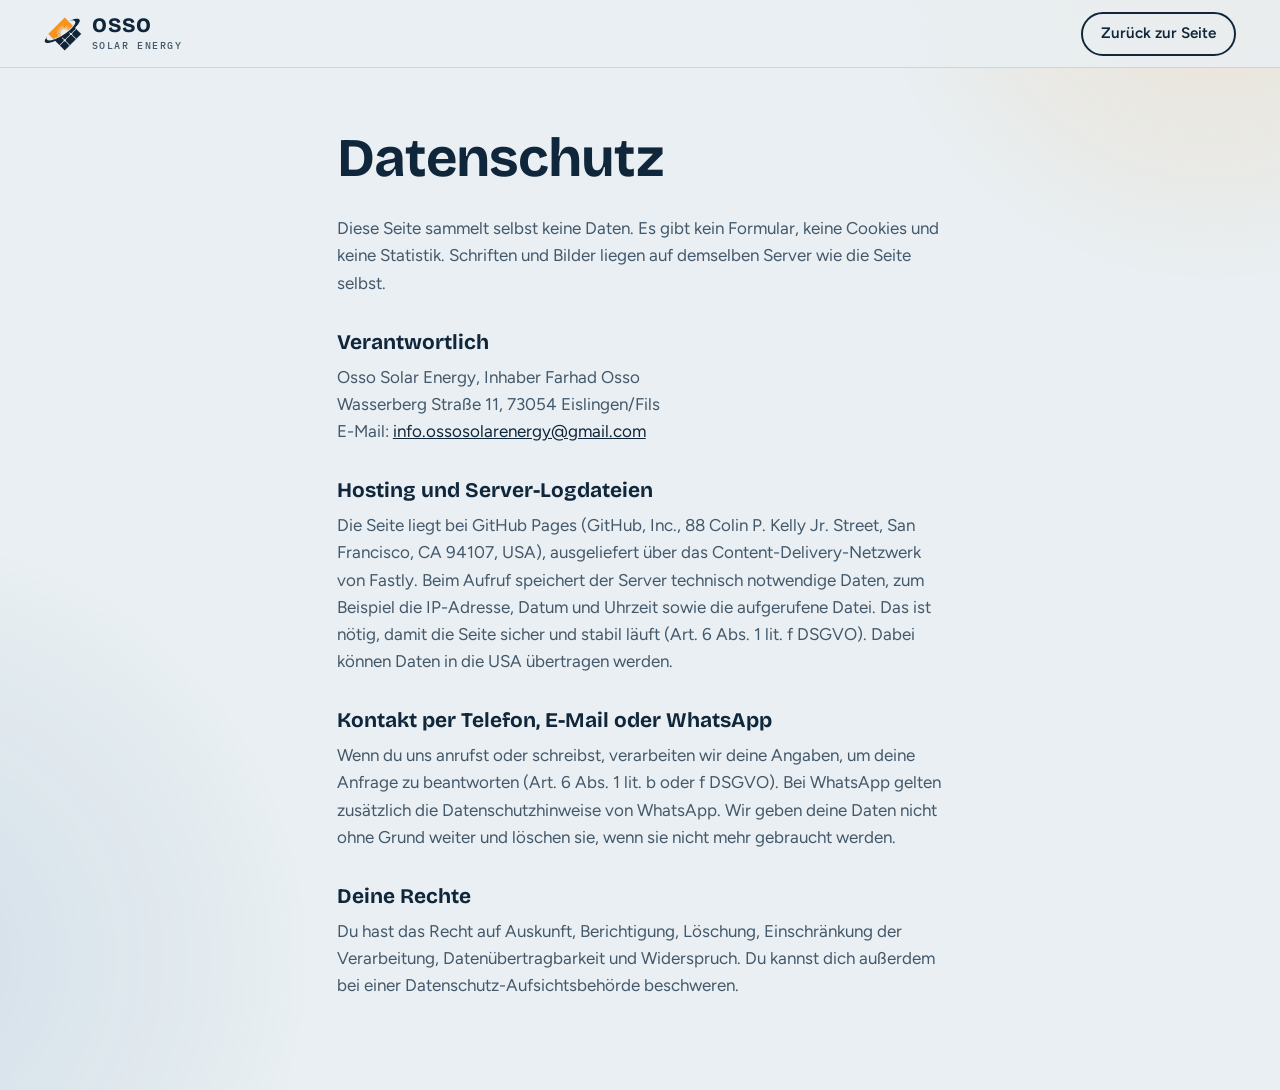
<file: datenschutz.html>
<!doctype html>
<html lang="de">
<head>
<meta charset="utf-8">
<meta name="viewport" content="width=device-width,initial-scale=1">
<title>Datenschutz | Osso Solar Energy</title>
<meta name="robots" content="noindex">
<meta name="theme-color" content="#E9EFF2">
<link rel="icon" type="image/png" sizes="32x32" href="assets/favicon-32x32.png">
<link rel="stylesheet" href="assets/site.css">
</head>
<body>
<div class="env" aria-hidden="true"></div>
<header class="nav">
  <a class="brand" href="index.html" aria-label="Osso Solar Energy, zur Startseite">
    <img src="assets/logo-mark-128.png" width="38" height="38" alt="">
    <span class="wordmark"><b>OSSO</b><span>Solar Energy</span></span>
  </a>
  <a class="btn btn-ghost btn-sm" href="index.html">Zurück zur Seite</a>
</header>
<main id="main" class="legal" tabindex="-1">
  <h1>Datenschutz</h1>
  <p>Diese Seite sammelt selbst keine Daten. Es gibt kein Formular, keine Cookies und keine Statistik. Schriften und Bilder liegen auf demselben Server wie die Seite selbst.</p>

  <h2>Verantwortlich</h2>
  <p>Osso Solar Energy, Inhaber Farhad Osso<br>
  Wasserberg Straße 11, 73054 Eislingen/Fils<br>
  E-Mail: <a href="mailto:info.ossosolarenergy@gmail.com">info.ossosolarenergy@gmail.com</a></p>

  <h2>Hosting und Server-Logdateien</h2>
  <p>Die Seite liegt bei GitHub Pages (GitHub, Inc., 88 Colin P. Kelly Jr. Street, San Francisco, CA 94107, USA), ausgeliefert über das Content-Delivery-Netzwerk von Fastly. Beim Aufruf speichert der Server technisch notwendige Daten, zum Beispiel die IP-Adresse, Datum und Uhrzeit sowie die aufgerufene Datei. Das ist nötig, damit die Seite sicher und stabil läuft (Art. 6 Abs. 1 lit. f DSGVO). Dabei können Daten in die USA übertragen werden.</p>

  <h2>Kontakt per Telefon, E-Mail oder WhatsApp</h2>
  <p>Wenn du uns anrufst oder schreibst, verarbeiten wir deine Angaben, um deine Anfrage zu beantworten (Art. 6 Abs. 1 lit. b oder f DSGVO). Bei WhatsApp gelten zusätzlich die Datenschutzhinweise von WhatsApp. Wir geben deine Daten nicht ohne Grund weiter und löschen sie, wenn sie nicht mehr gebraucht werden.</p>

  <h2>Deine Rechte</h2>
  <p>Du hast das Recht auf Auskunft, Berichtigung, Löschung, Einschränkung der Verarbeitung, Datenübertragbarkeit und Widerspruch. Du kannst dich außerdem bei einer Datenschutz-Aufsichtsbehörde beschweren.</p>
</main>
</body>
</html>
</file>
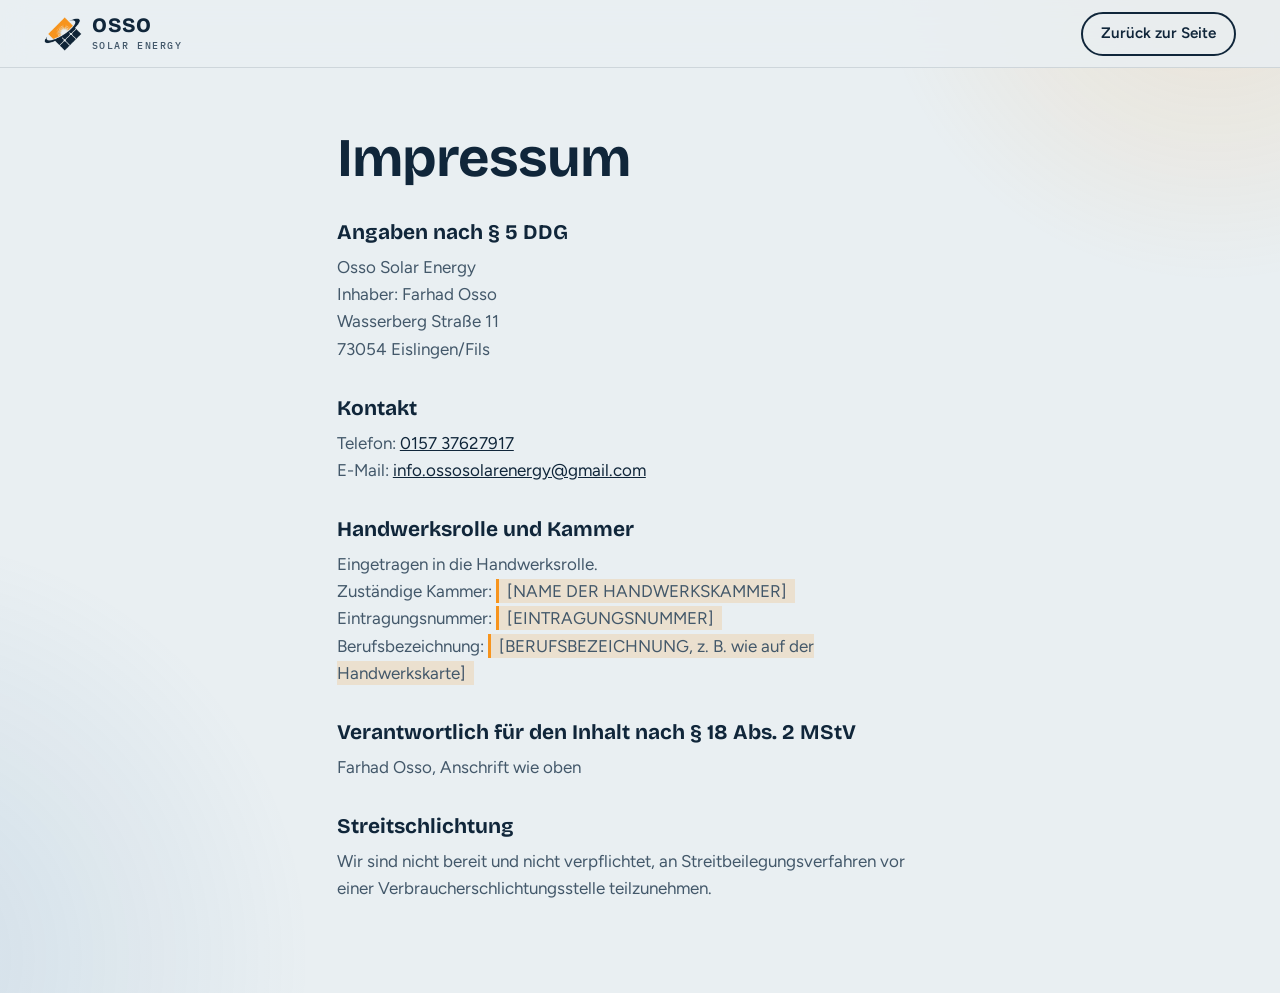
<file: impressum.html>
<!doctype html>
<html lang="de">
<head>
<meta charset="utf-8">
<meta name="viewport" content="width=device-width,initial-scale=1">
<title>Impressum | Osso Solar Energy</title>
<meta name="robots" content="noindex">
<meta name="theme-color" content="#E9EFF2">
<link rel="icon" type="image/png" sizes="32x32" href="assets/favicon-32x32.png">
<link rel="stylesheet" href="assets/site.css">
</head>
<body>
<div class="env" aria-hidden="true"></div>
<header class="nav">
  <a class="brand" href="index.html" aria-label="Osso Solar Energy, zur Startseite">
    <img src="assets/logo-mark-128.png" width="38" height="38" alt="">
    <span class="wordmark"><b>OSSO</b><span>Solar Energy</span></span>
  </a>
  <a class="btn btn-ghost btn-sm" href="index.html">Zurück zur Seite</a>
</header>
<main id="main" class="legal" tabindex="-1">
  <h1>Impressum</h1>
  <h2>Angaben nach § 5 DDG</h2>
  <p>Osso Solar Energy<br>
  Inhaber: Farhad Osso<br>
  Wasserberg Straße 11<br>
  73054 Eislingen/Fils</p>

  <h2>Kontakt</h2>
  <p>Telefon: <a href="tel:+4915737627917">0157 37627917</a><br>
  E-Mail: <a href="mailto:info.ossosolarenergy@gmail.com">info.ossosolarenergy@gmail.com</a></p>

  <h2>Handwerksrolle und Kammer</h2>
  <p>Eingetragen in die Handwerksrolle.<br>
  Zuständige Kammer: <span class="todo">[NAME DER HANDWERKSKAMMER]</span><br>
  Eintragungsnummer: <span class="todo">[EINTRAGUNGSNUMMER]</span><br>
  Berufsbezeichnung: <span class="todo">[BERUFSBEZEICHNUNG, z. B. wie auf der Handwerkskarte]</span></p>

  <h2>Verantwortlich für den Inhalt nach § 18 Abs. 2 MStV</h2>
  <p>Farhad Osso, Anschrift wie oben</p>

  <h2>Streitschlichtung</h2>
  <p>Wir sind nicht bereit und nicht verpflichtet, an Streitbeilegungsverfahren vor einer Verbraucherschlichtungsstelle teilzunehmen.</p>
</main>
</body>
</html>
</file>
<file: assets/site.css>
/* Osso Solar Energy. Plain CSS, no build step. */

@font-face{font-family:"Bricolage Grotesque";src:url(fonts/bricolage-grotesque-latin-wght-normal.woff2) format("woff2");font-weight:200 800;font-style:normal;font-display:swap}
@font-face{font-family:"Figtree";src:url(fonts/figtree-latin-wght-normal.woff2) format("woff2");font-weight:300 900;font-style:normal;font-display:swap}
@font-face{font-family:"IBM Plex Mono";src:url(fonts/ibm-plex-mono-latin-500-normal.woff2) format("woff2");font-weight:500;font-style:normal;font-display:swap}

:root{
  --canvas:#E9EFF2;
  --panel:#F5F8F9;
  --night:#0C1D2C;
  --night-2:#132B40;
  --accent:#F7941D;
  --accent-hover:#FFA63E;
  --accent-muted:rgba(247,148,29,.22);
  --text-secondary:#43586A;
  --text-primary:#10263A;
  --line-strong:#72848F;
  --line-soft:rgba(16,38,58,.12);
  --on-dark:#EEF2F4;
  --on-dark-2:#A9BAC7;

  --f-display:"Bricolage Grotesque",ui-sans-serif,system-ui,"Segoe UI",sans-serif;
  --f-body:"Figtree",ui-sans-serif,system-ui,"Segoe UI",sans-serif;
  --f-mono:"IBM Plex Mono",ui-monospace,"Cascadia Mono",Consolas,monospace;

  --ease:cubic-bezier(.22,.8,.24,1);
  --ease-soft:cubic-bezier(.4,0,.2,1);
  --tshadow:0 1px 2px rgba(5,10,18,.95),0 3px 12px rgba(5,10,18,.78),0 10px 44px rgba(5,10,18,.8);
  --gutter:clamp(20px,6vw,96px);
}

*,*::before,*::after{box-sizing:border-box}
html{overflow-x:hidden;overflow-x:clip;scroll-behavior:smooth;-webkit-text-size-adjust:100%}
body{margin:0;overflow-x:hidden;overflow-x:clip;background:var(--canvas);color:var(--text-primary);font:400 1.0625rem/1.6 var(--f-body);-webkit-font-smoothing:antialiased;text-rendering:optimizeLegibility}
img,svg,canvas{display:block;max-width:100%}
a{color:inherit}
h1,h2,h3,p,ul,dl,dd,figure{margin:0}
ul{padding:0;list-style:none}
[id]{scroll-margin-top:84px}
#main:focus{outline:none}

.sr{position:absolute!important;width:1px;height:1px;margin:-1px;padding:0;overflow:hidden;clip:rect(0 0 0 0);white-space:nowrap;border:0}
.skip{position:fixed;left:12px;top:-60px;z-index:100;padding:12px 18px;background:var(--text-primary);color:var(--on-dark);border-radius:10px;text-decoration:none;transition:top .3s var(--ease)}
.skip:focus{top:12px}

:focus-visible{outline:3px solid var(--accent);outline-offset:3px;box-shadow:0 0 0 2px var(--text-primary)}
.light :focus-visible,.promises :focus-visible,.cta :focus-visible,.stage :focus-visible{box-shadow:0 0 0 2px var(--night)}

/* ---------- One environment: a slow light that drifts behind every page ---------- */
.env{position:fixed;inset:-20vmax;z-index:-1;pointer-events:none;
  background:
    radial-gradient(38vmax 38vmax at 82% 14%,rgba(247,148,29,.15),transparent 70%),
    radial-gradient(46vmax 46vmax at 8% 86%,rgba(62,124,177,.14),transparent 72%);
  animation:envdrift 90s var(--ease-soft) -34s infinite alternate;will-change:transform}
@keyframes envdrift{from{transform:translate3d(0,0,0)}to{transform:translate3d(-4vmax,3vmax,0)}}

/* ---------- Navigation ---------- */
.nav{position:fixed;top:0;left:0;right:0;z-index:50;height:68px;display:flex;align-items:center;justify-content:space-between;gap:16px;padding:0 clamp(14px,3.4vw,44px);
  background:rgba(233,239,242,.84);-webkit-backdrop-filter:blur(14px) saturate(1.2);backdrop-filter:blur(14px) saturate(1.2);border-bottom:1px solid var(--line-soft)}
.brand{display:flex;align-items:center;gap:10px;text-decoration:none;min-height:44px}
.brand img{width:38px;height:38px}
.wordmark{display:flex;flex-direction:column;line-height:1}
.wordmark b{font:800 1.28rem/1 var(--f-display);letter-spacing:.06em}
.wordmark span{font:500 .62rem/1 var(--f-mono);letter-spacing:.16em;text-transform:uppercase;color:var(--text-secondary);margin-top:4px}
.nav-links{display:flex;gap:clamp(18px,3vw,40px)}
.nav-links a{position:relative;text-decoration:none;font-weight:500;font-size:.98rem;padding:10px 2px;color:var(--text-primary)}
.nav-links a::after{content:"";position:absolute;left:0;right:0;bottom:4px;height:2px;background:var(--accent);transform:scaleX(0);transform-origin:left;transition:transform .45s var(--ease)}
.nav-links a:hover::after{transform:scaleX(1)}
.btn .short{display:none}

/* ---------- Buttons ---------- */
.btn{position:relative;isolation:isolate;display:inline-flex;align-items:center;justify-content:center;gap:.6em;min-height:48px;padding:0 1.5em;border-radius:999px;border:2px solid transparent;
  font:600 1rem/1.1 var(--f-body);text-align:center;text-decoration:none;cursor:pointer;
  transition:transform .4s var(--ease),background-color .3s var(--ease-soft),color .3s var(--ease-soft),border-color .3s var(--ease-soft)}
.btn-primary{background:var(--accent);color:var(--text-primary)}
.btn-primary:hover{background:var(--accent-hover);transform:translateY(-2px)}
.btn-primary:active{transform:translateY(0)}
.btn-ghost{background:transparent;border-color:currentColor;color:inherit}
.btn-ghost:hover{background:rgba(255,255,255,.12);transform:translateY(-2px)}
.btn-sm{min-height:44px;padding:0 1.2em;font-size:.95rem}
.btn-lg{min-height:58px;padding:0 2em;font-size:1.1rem}
.btn.pulse::after{content:"";position:absolute;inset:-2px;z-index:-1;border-radius:inherit;box-shadow:0 0 34px 6px rgba(247,148,29,.6);opacity:0}
.live .btn.pulse::after{animation:glow 4.6s var(--ease-soft) -1.4s infinite}
@keyframes glow{0%,100%{opacity:0}50%{opacity:.55}}
@media (pointer:coarse){.btn,.nav-links a{min-height:44px}}

/* ---------- Typography ---------- */
.display{font-family:var(--f-display);font-weight:700;letter-spacing:-.025em;line-height:1;text-wrap:balance}
.h2{font:700 clamp(2rem,4.4vw,3.6rem)/1.05 var(--f-display);letter-spacing:-.02em;text-wrap:balance;max-width:20ch}
.lead{font-size:clamp(1.05rem,1.5vw,1.25rem);line-height:1.6;color:var(--text-secondary);max-width:46ch;margin-top:20px}
.eyebrow{display:flex;align-items:center;gap:.8em;margin-bottom:22px;font:500 .78rem/1 var(--f-mono);letter-spacing:.14em;text-transform:uppercase;color:var(--text-secondary)}
.dot{display:inline-block;width:9px;height:9px;border-radius:50%;background:var(--accent);flex:none}
.live .dot{animation:dotpulse 4.6s var(--ease-soft) -2.1s infinite}
@keyframes dotpulse{0%,100%{opacity:1;transform:scale(1)}50%{opacity:.45;transform:scale(.8)}}

.section,.promises,.steps,.light,.services,.faq,.cta{position:relative;padding:clamp(76px,11vw,150px) var(--gutter)}
.wrap{max-width:1180px;margin:0 auto}

/* ---------- Hero ---------- */
.hero{position:relative}
.stage{position:relative;min-height:100svh;overflow:hidden;background:var(--night);color:#F6F4EE}
.poster{position:absolute;inset:0}
.poster img{width:100%;height:100%;object-fit:cover;object-position:53% 50%}
/* tall screens: the wide picture sits as a band under the menu and melts into the page */
@media (max-aspect-ratio:1/1){
  .stage{background:#0E2236}
  .poster{inset:auto;left:0;right:0;top:96px;height:min(44vh,380px);-webkit-mask-image:linear-gradient(#000 74%,transparent);mask-image:linear-gradient(#000 74%,transparent)}
}
#fx{position:absolute;inset:0;width:100%;height:100%;display:none;will-change:transform}
.scrim{position:absolute;inset:0;pointer-events:none;background:radial-gradient(ellipse 120% 90% at 55% 40%,rgba(8,20,32,0) 35%,rgba(8,20,32,.62) 100%)}

/* honest label: the pictures at the top are visualisations */
.viz{position:absolute;z-index:2;top:84px;right:clamp(14px,3.4vw,44px);padding:.55em .8em;border-radius:8px;background:rgba(8,14,22,.5);border:1px solid rgba(160,180,200,.28);
  font:500 .66rem/1 var(--f-mono);letter-spacing:.14em;text-transform:uppercase;color:#DDE5EA;pointer-events:none}
@media (max-aspect-ratio:1/1){.viz{top:106px}}

/* captions: absolutely placed in the calm lower left, the action lane (roof) stays clear */
.band{position:absolute;left:var(--gutter);right:var(--gutter);bottom:clamp(40px,12vh,130px);color:#F6F4EE;text-shadow:var(--tshadow);pointer-events:none;--k:1}
.band .inner{position:relative;isolation:isolate;width:fit-content;max-width:100%;pointer-events:auto}
.band .inner::before{content:"";position:absolute;inset:-42% -36% -48% -32%;z-index:-1;pointer-events:none;opacity:calc(.25 + .75*var(--k,1));
  background:radial-gradient(ellipse 80% 72% at 36% 55%,rgba(5,10,18,.82) 0%,rgba(5,10,18,.64) 50%,rgba(5,10,18,0) 84%)}
.band .btn{text-shadow:none}
.band:not(.b4){display:none}
.b1 .display{font-size:clamp(2.9rem,7.4vw,7rem);margin-top:22px}
.b2 .display,.b3 .display{font-size:clamp(3.2rem,9vw,8.6rem);margin-top:20px}
.b4 .display{font-size:clamp(2.2rem,4.8vw,4.6rem);max-width:16ch}
.b4 .sub{max-width:44ch;font-size:clamp(1.02rem,1.5vw,1.25rem);line-height:1.55;margin-top:20px;color:#EEF2F4}
.cta-row{display:flex;flex-wrap:wrap;gap:12px;margin-top:28px}
.b4 .btn-ghost{color:#F6F4EE}

.chip{display:inline-flex;align-items:center;gap:.7em;padding:.7em 1em;border-radius:10px;background:rgba(8,14,22,.55);border:1px solid rgba(160,180,200,.3);-webkit-backdrop-filter:blur(10px);backdrop-filter:blur(10px);text-shadow:0 1px 3px rgba(5,5,10,.85);
  font:500 .74rem/1 var(--f-mono);letter-spacing:.14em;text-transform:uppercase;color:#EDEFEA}
.cue{display:flex;align-items:center;gap:12px;margin-top:34px;font:500 .74rem/1 var(--f-mono);letter-spacing:.16em;text-transform:uppercase;color:#EDEFEA}
.cue-line{position:relative;display:block;width:1px;height:44px;background:rgba(238,242,244,.28);overflow:hidden}
.cue-line::after{content:"";position:absolute;left:0;top:0;width:1px;height:100%;background:var(--accent);transform:translateY(-100%)}
.live .cue-line::after{animation:cue 3.2s var(--ease-soft) -1.1s infinite}
@keyframes cue{0%{transform:translateY(-100%)}60%,100%{transform:translateY(100%)}}

/* text entrances, all scrubbed by --k (0 to 1) and fully reversible */
.vis{display:block}
[data-split="blur"]{position:relative}
[data-split="blur"] .sharp{opacity:var(--k,1);transform:translateY(calc((1 - var(--k,1))*16px))}
[data-split="blur"] .soft{position:absolute;left:0;top:0;filter:blur(10px);opacity:calc(1 - var(--k,1));transform:translateY(calc((1 - var(--k,1))*16px))}
[data-split="chars"] .w,[data-split="words"] .w{display:inline-block;white-space:nowrap}
[data-split="chars"] .c{display:inline-block;--kc:clamp(0,(var(--k,1) - var(--th,0))*2.6,1);opacity:var(--kc);transform:scale(calc(.8 + .2*var(--kc)))}
[data-split="words"] .vis{display:inline}
[data-split="words"] .w{--kc:clamp(0,(var(--k,1) - var(--th,0))*2.8,1);opacity:var(--kc);transform:translateY(calc((1 - var(--kc))*34px))}
.b4 .sub{opacity:clamp(0,(var(--k,1) - .55)*3,1);transform:translateY(calc((1 - clamp(0,(var(--k,1) - .55)*3,1))*14px))}
.b4 .cta-row{opacity:clamp(0,(var(--k,1) - .72)*4,1);transform:translateY(calc((1 - clamp(0,(var(--k,1) - .72)*4,1))*14px))}

/* scrub mode: a tall pinned hero, the canvas plays the journey */
.scrub .hero{height:640vh}
.scrub .stage{position:sticky;top:0;height:100svh;min-height:0}
.scrub .poster{opacity:0}
.scrub #fx{display:block;opacity:0;transition:opacity .9s var(--ease-soft)}
.scrub.fx-ready #fx{opacity:1}
.scrub .band{display:block;opacity:0;visibility:hidden;--k:0}
.scrub .band .btn,.scrub .band a{pointer-events:auto}
.scrub .stage{background:#0E2236}
@media (max-height:560px){.cue{display:none}}

/* ---------- Strip ---------- */
/* ---------- Stats: the proof line right under the hero ---------- */
.stats{padding:clamp(36px,5.5vw,60px) var(--gutter);background:var(--panel)}
.stats-grid{display:grid;grid-template-columns:repeat(4,1fr);gap:clamp(18px,3vw,32px)}
.stats-grid li{padding-left:clamp(16px,2vw,24px);border-left:2px solid var(--line-soft)}
.stats-grid li:first-child{padding-left:0;border-left:none}
.stat-num{font:700 clamp(1.8rem,3.4vw,2.8rem)/1 var(--f-display);letter-spacing:-.02em;color:var(--text-primary)}
.stat-label{margin-top:8px;font:500 .74rem/1.3 var(--f-mono);letter-spacing:.1em;text-transform:uppercase;color:var(--text-secondary)}
@media (max-width:720px){
  .stats-grid{grid-template-columns:repeat(2,1fr);row-gap:26px}
  .stats-grid li{border-left:none;padding-left:0}
  .stats-grid li:nth-child(even){border-left:2px solid var(--line-soft);padding-left:clamp(16px,4vw,24px)}
}

.strip{padding:26px var(--gutter);background:rgba(245,248,249,.7);border-block:1px solid var(--line-soft)}
.strip-list{display:flex;flex-wrap:wrap;justify-content:center;gap:12px clamp(22px,4vw,56px);font:500 .82rem/1 var(--f-mono);letter-spacing:.16em;text-transform:uppercase;color:var(--text-primary)}
.strip-list li{display:flex;align-items:center;gap:clamp(22px,4vw,56px)}
.strip-list li:not(:last-child)::after{content:"";width:8px;height:8px;border-radius:50%;background:var(--accent)}

/* ---------- Reveal on scroll ---------- */
.js [data-reveal]{opacity:0;transform:translateY(26px);transition:opacity .9s var(--ease),transform 1s var(--ease);transition-delay:calc(var(--i,0)*90ms)}
.js [data-reveal].in{opacity:1;transform:none}
.js [data-reveal].in.done{transition-delay:0s!important}

/* ---------- Promises (night band) ---------- */
.promises{background:linear-gradient(180deg,var(--night),var(--night-2));color:var(--on-dark)}
.promises .eyebrow,.light .eyebrow,.cta .eyebrow{color:var(--on-dark-2)}
.promises .h2{color:var(--on-dark)}
.promise-grid{display:grid;grid-template-columns:repeat(3,1fr);gap:clamp(28px,4vw,64px);margin-top:clamp(44px,6vw,84px)}
.promise .rule{display:block;height:2px;margin-bottom:26px;background:linear-gradient(90deg,var(--accent),rgba(247,148,29,.15));transform:scaleX(0);transform-origin:left;transition:transform 1.3s var(--ease) .15s}
.promise.in .rule{transform:scaleX(1)}
.promise .display{font-size:clamp(2.2rem,4.2vw,3.7rem)}
.promise p{margin-top:16px;color:var(--on-dark-2);max-width:30ch}

/* ---------- Steps ---------- */
.steps-grid{position:relative;display:grid;grid-template-columns:repeat(4,1fr);gap:clamp(18px,2.2vw,32px);margin-top:clamp(44px,6vw,84px)}
.cable{position:absolute;pointer-events:none;overflow:visible}
.cable-h{left:0;top:19px;width:100%;height:8px}
.cable-v{display:none}
.cable-path{fill:none;stroke:var(--accent);stroke-width:2;vector-effect:non-scaling-stroke;stroke-dasharray:1;stroke-dashoffset:calc(1 - var(--d,0))}
.step .num{position:relative;z-index:1;display:inline-block;padding:8px 12px 8px 0;margin-bottom:18px;background:var(--canvas);font:500 .82rem/1 var(--f-mono);letter-spacing:.14em;color:var(--text-primary)}
.step .ph{position:relative;aspect-ratio:4/5;border-radius:16px;overflow:hidden;background:var(--night-2);box-shadow:0 18px 40px -22px rgba(16,38,58,.5)}
.step .ph img{width:100%;height:100%;object-fit:cover;transition:transform 1.4s var(--ease)}
.step:hover .ph img{transform:scale(1.04)}
.step h3{font:700 1.32rem/1.2 var(--f-display);letter-spacing:-.01em;margin-top:22px;text-wrap:balance}
.step p:last-child{margin-top:10px;color:var(--text-secondary);max-width:32ch}

/* ---------- The one interaction ---------- */
.light{background:linear-gradient(180deg,var(--night-2),var(--night));color:var(--on-dark);overflow:hidden}
.light::before{content:"";position:absolute;inset:0;pointer-events:none;background:radial-gradient(60vmax 40vmax at 86% 20%,rgba(247,148,29,.16),transparent 70%)}
.light-grid{position:relative;display:grid;grid-template-columns:1fr minmax(0,520px);gap:clamp(36px,6vw,96px);align-items:center}
.light .h2{color:var(--on-dark)}
.light .lead{color:var(--on-dark-2)}
.benefits{margin-top:clamp(28px,4vw,48px);display:grid;gap:14px}
.benefit{position:relative;padding-left:34px;font-size:1.12rem;color:var(--on-dark)}
.benefit::before{content:"";position:absolute;left:0;top:.48em;width:14px;height:14px;border-radius:50%;background:var(--accent);box-shadow:0 0 0 0 rgba(247,148,29,.5);transition:box-shadow .9s var(--ease)}
.hold-on .benefit{opacity:.5;transition:opacity 1s var(--ease) calc(var(--i,0)*260ms)}
.hold-on .benefit::before{background:var(--line-strong)}
.hold-on .lit .benefit{opacity:1}
.hold-on .lit .benefit::before{background:var(--accent);box-shadow:0 0 18px 3px rgba(247,148,29,.5)}
.light-fig{position:relative}
.frame{position:relative;aspect-ratio:1180/1210;border-radius:20px;overflow:hidden;background:var(--night);box-shadow:0 30px 70px -30px rgba(0,0,0,.7)}
.frame img,.frame canvas{position:absolute;inset:0;width:100%;height:100%;object-fit:cover}
.frame canvas{display:none}
.hold-on .frame canvas{display:block}
.hold-on .frame .fallback{display:none}
.hold{position:absolute;left:50%;bottom:22px;transform:translateX(-50%);display:inline-flex;align-items:center;gap:12px;min-height:56px;padding:6px 22px 6px 8px;border-radius:999px;border:1px solid rgba(160,180,200,.4);
  background:rgba(8,14,22,.62);-webkit-backdrop-filter:blur(12px);backdrop-filter:blur(12px);color:#F6F4EE;font:600 1rem/1.1 var(--f-body);cursor:pointer;touch-action:none;user-select:none;-webkit-user-select:none;-webkit-touch-callout:none;
  transition:border-color .3s var(--ease-soft),background-color .3s var(--ease-soft)}
.hold:hover{border-color:var(--accent)}
.hold .lbl{white-space:nowrap}
.hold .ring{width:44px;height:44px;flex:none}
.ring circle{fill:none}
.ring-bg{stroke:rgba(238,242,244,.22);stroke-width:3}
.ring-fg{stroke:var(--accent);stroke-width:3;stroke-linecap:round;stroke-dasharray:126;stroke-dashoffset:calc(126 - 126*var(--hp,0));transform:rotate(-90deg);transform-origin:50% 50%}
.ring-sun{fill:var(--accent)!important}
.live .hold:not(.done) .ring-sun{animation:dotpulse 4.6s var(--ease-soft) -1.6s infinite;transform-origin:50% 50%}
.hold.done{border-color:var(--accent);cursor:default}
.hint{margin-top:18px;text-align:center;font:500 .74rem/1.5 var(--f-mono);letter-spacing:.1em;text-transform:uppercase;color:var(--on-dark-2)}
.frame-wrap{position:relative}
.frame-wrap:has(.hold.done) ~ .hint{visibility:hidden}

/* ---------- Services ---------- */
.svc-list{margin-top:clamp(40px,5vw,72px);border-top:1px solid var(--line-strong)}
.svc{display:grid;grid-template-columns:88px minmax(0,1fr) minmax(0,1.2fr);align-items:center;gap:clamp(18px,3vw,48px);padding:clamp(26px,3.4vw,42px) 6px;border-bottom:1px solid var(--line-strong)}
.svc .ico{width:72px;height:72px;color:var(--text-primary);fill:none;stroke:currentColor;stroke-width:2;stroke-linecap:round;stroke-linejoin:round;overflow:visible}
.svc .ico :is(path,rect,circle){stroke-dasharray:1;stroke-dashoffset:1;transition:stroke-dashoffset 1.5s var(--ease) .2s}
.svc.in .ico :is(path,rect,circle){stroke-dashoffset:0}
.svc .ico .sun{stroke:var(--accent)}
.live .svc .ico .sun{animation:dotpulse 5s var(--ease-soft) -.8s infinite}
.svc h3{font:700 clamp(1.5rem,2.6vw,2.2rem)/1.1 var(--f-display);letter-spacing:-.015em;transition:transform .5s var(--ease)}
.svc:hover h3{transform:translateX(8px)}
.svc p{color:var(--text-secondary);max-width:40ch}

/* ---------- FAQ ---------- */
.faq{background:var(--panel)}
.faq-grid{display:grid;grid-template-columns:minmax(0,.8fr) minmax(0,1.2fr);gap:clamp(36px,6vw,96px);align-items:start}
.faq-head{position:sticky;top:110px}
.qa{border-bottom:1px solid var(--line-strong)}
.qa:first-child{border-top:1px solid var(--line-strong)}
.qa summary{display:flex;align-items:center;justify-content:space-between;gap:24px;padding:24px 4px;cursor:pointer;list-style:none;font:600 1.16rem/1.35 var(--f-display);letter-spacing:-.005em;min-height:44px}
.qa summary::-webkit-details-marker{display:none}
.plus{position:relative;flex:none;width:22px;height:22px;transition:transform .5s var(--ease)}
.plus::before,.plus::after{content:"";position:absolute;left:0;right:0;top:50%;height:2px;margin-top:-1px;background:var(--text-primary);border-radius:2px}
.plus::after{transform:rotate(90deg)}
.qa[open] .plus{transform:rotate(45deg)}
.qa summary:hover .plus::before,.qa summary:hover .plus::after{background:var(--accent)}
.qa .ans{padding:0 4px 26px;color:var(--text-secondary);max-width:58ch}
.qa[open] .ans{animation:ansIn .6s var(--ease) both}
@keyframes ansIn{from{opacity:0;transform:translateY(-8px)}to{opacity:1;transform:none}}

/* ---------- Contact ---------- */
.cta{background:linear-gradient(180deg,var(--night),#08141F);color:var(--on-dark);overflow:hidden}
.cta .wrap{position:relative}
.cta .display.xl{font-size:clamp(2.6rem,7.4vw,6.6rem);max-width:12ch;color:var(--on-dark)}
.cta .lead{color:var(--on-dark-2)}
.cta .btn-ghost{color:var(--on-dark)}
.cta .cta-row{margin-top:38px}
.contact{display:flex;flex-wrap:wrap;gap:22px clamp(28px,5vw,72px);margin-top:clamp(44px,6vw,80px);padding-top:28px;border-top:1px solid rgba(238,242,244,.2)}
.contact dt{font:500 .72rem/1 var(--f-mono);letter-spacing:.16em;text-transform:uppercase;color:var(--on-dark-2);margin-bottom:8px}
.contact dd{font-size:1.1rem}
.contact a{text-decoration:none;border-bottom:1px solid rgba(238,242,244,.35);transition:border-color .3s var(--ease-soft),color .3s var(--ease-soft)}
.contact a:hover{color:var(--accent-hover);border-color:var(--accent-hover)}

/* ---------- Referenzen ---------- */
.work{background:var(--panel)}
.work-grid{display:grid;grid-template-columns:1fr 1fr;gap:clamp(16px,2.4vw,28px);margin-top:clamp(40px,5vw,72px)}
.work-card{display:block;position:relative;border-radius:16px;overflow:hidden;background:var(--night-2);box-shadow:0 18px 40px -22px rgba(16,38,58,.5)}
.work-card img{width:100%;height:100%;max-height:560px;object-fit:cover;display:block;transition:transform 1.4s var(--ease)}
.work-card:hover img{transform:scale(1.04)}
.work-card figcaption{position:absolute;left:0;right:0;bottom:0;padding:20px 18px 16px;color:#F6F4EE;font-size:.95rem;line-height:1.45;text-shadow:var(--tshadow);
  background:linear-gradient(180deg,rgba(10,20,32,0) 0%,rgba(10,20,32,.78) 75%)}
.work-card .tag{display:block;margin-bottom:6px;font:500 .68rem/1 var(--f-mono);letter-spacing:.14em;text-transform:uppercase;color:var(--accent)}
@media (max-width:720px){.work-grid{grid-template-columns:1fr}.work-card img{max-height:440px}}

.rays{position:absolute;right:-16vmax;top:-14vmax;width:64vmax;height:64vmax;pointer-events:none;opacity:.55}
.rays svg{width:100%;height:100%;overflow:visible}
.rays line{stroke:var(--accent);stroke-width:1.5;stroke-linecap:round;opacity:.35}
.live .rays svg{animation:spin 140s linear -37s infinite}
@keyframes spin{to{transform:rotate(360deg)}}

/* ---------- Footer ---------- */
.foot{background:var(--panel);padding:clamp(48px,7vw,90px) var(--gutter) 28px}
.foot-grid{display:grid;grid-template-columns:auto 1fr 1fr;gap:clamp(28px,6vw,90px);align-items:start}
.foot-logo{width:150px;height:auto;border-radius:12px}
.foot-col p{line-height:1.7}
.foot-col p+p{margin-top:16px}
.foot a{text-decoration:none;border-bottom:1px solid var(--line-strong)}
.foot a:hover{border-color:var(--accent)}
.fine{color:var(--text-secondary);font-size:.95rem}
.copy{max-width:1180px;margin:clamp(36px,5vw,64px) auto 0;padding-top:20px;border-top:1px solid var(--line-soft);font:500 .74rem/1 var(--f-mono);letter-spacing:.12em;text-transform:uppercase;color:var(--text-secondary)}

/* ---------- Legal pages ---------- */
.legal{max-width:760px;margin:0 auto;padding:130px var(--gutter) 90px}
.legal h1{font:700 clamp(2.2rem,5vw,3.4rem)/1.05 var(--f-display);letter-spacing:-.02em;margin-bottom:28px}
.legal h2{font:700 1.3rem/1.2 var(--f-display);margin:34px 0 8px}
.legal p,.legal li{color:var(--text-secondary);margin-top:8px}
.legal a{color:var(--text-primary)}
.legal .todo{background:rgba(247,148,29,.16);border-left:3px solid var(--accent);padding:2px 8px}

/* ---------- Pause everything that is off screen or in a hidden tab ---------- */
body.paused *,body.paused *::before,body.paused *::after{animation-play-state:paused!important}

/* ---------- Small screens ---------- */
@media (max-width:1000px){
  .steps-grid{grid-template-columns:repeat(2,1fr);row-gap:44px}
  .cable-h{display:none}
  .promise-grid{grid-template-columns:1fr;gap:38px}
  .light-grid{grid-template-columns:1fr}
  .faq-grid{grid-template-columns:1fr}
  .faq-head{position:static}
  .svc{grid-template-columns:72px minmax(0,1fr);row-gap:6px}
  .svc p{grid-column:2}
  .foot-grid{grid-template-columns:1fr 1fr}
  .foot-logo{grid-column:1/-1}
}
@media (max-width:720px){
  .nav-links{display:none}
  .btn .long{display:none}
  .btn .short{display:inline}
  .steps-grid{grid-template-columns:1fr}
  .cable-v{display:block;left:0;top:0;width:8px;height:100%}
  .cable-h{display:none}
  .step{padding-left:26px}
  .step .num{margin-left:-26px;padding-left:26px}
  .band{bottom:clamp(28px,8vh,80px)}
  .b4 .cta-row{flex-direction:column;align-items:stretch}
  .foot-grid{grid-template-columns:1fr}
}
@media (max-width:420px){.wordmark span{display:none}}

/* ---------- Reduced motion: everything shows its finished state ---------- */
@media (prefers-reduced-motion:reduce){
  html{scroll-behavior:auto}
  *,*::before,*::after{animation:none!important;transition:none!important;transition-delay:0s!important}
  .js [data-reveal]{opacity:1;transform:none}
  .promise .rule{transform:scaleX(1)}
  .svc .ico :is(path,rect,circle){stroke-dashoffset:0}
  .cable-path{stroke-dashoffset:0}
  .benefit{opacity:1!important}
  .benefit::before{background:var(--accent)!important}
}
</file>
